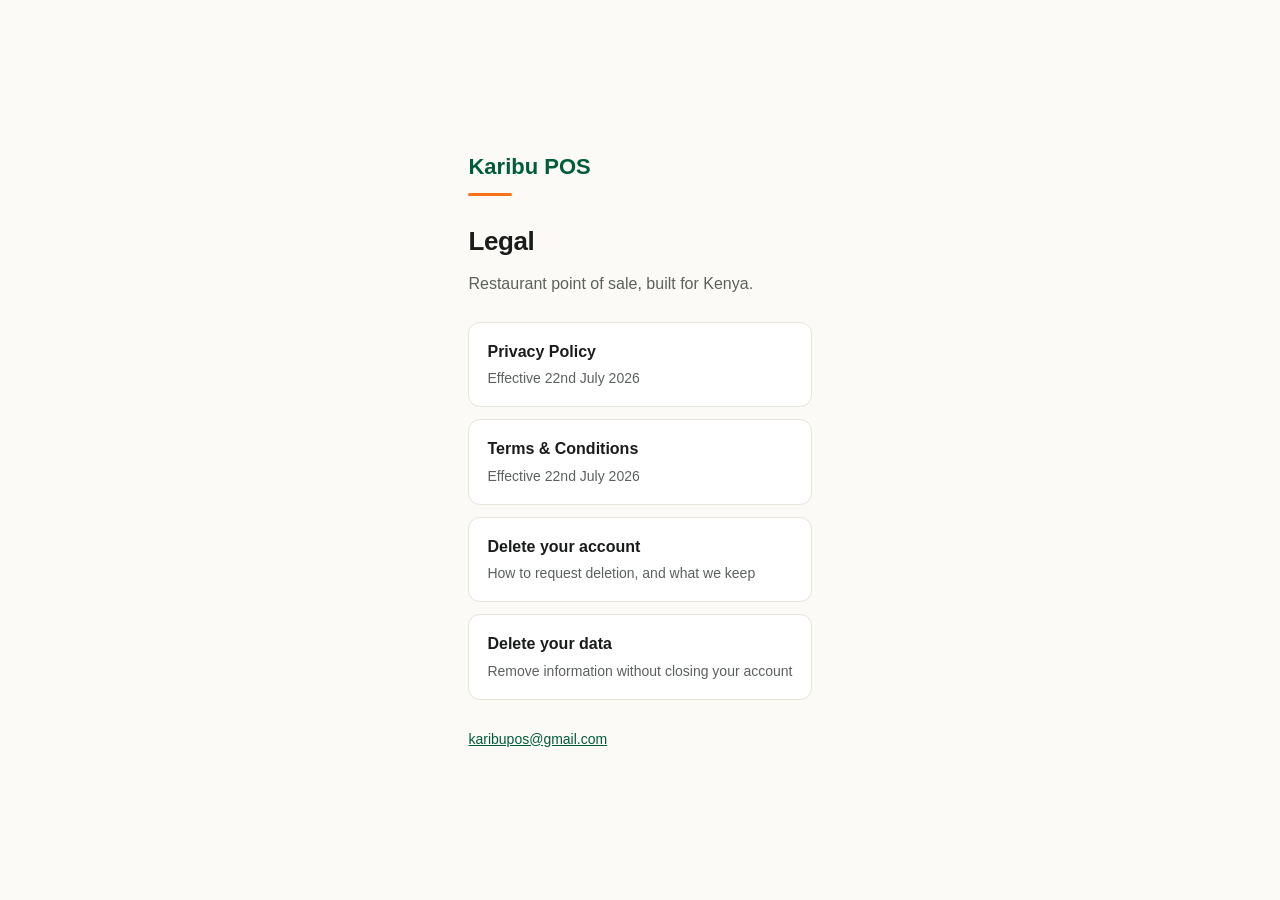
<file: karibu-backend/app/static/legal/index.html>
<!doctype html>
<html lang="en">
<head>
<meta charset="utf-8">
<meta name="viewport" content="width=device-width, initial-scale=1">
<title>Legal · Karibu POS</title>
<style>
  :root { --green:#005C39; --ink:#1A1C1B; --muted:#5B615D; --paper:#FBFAF6; --line:#E7E4DA; }
  body { margin:0; background:var(--paper); color:var(--ink); min-height:100vh;
         display:flex; align-items:center; justify-content:center;
         font:16px/1.65 -apple-system,BlinkMacSystemFont,"Segoe UI",Roboto,Helvetica,Arial,sans-serif; }
  .card { max-width:440px; padding:40px 28px; }
  .brand { font-weight:700; font-size:22px; color:var(--green); }
  .rule { width:44px; height:3px; background:#F97316; border-radius:2px; margin:8px 0 24px; }
  h1 { font-size:26px; margin:0 0 8px; letter-spacing:-0.4px; }
  p { color:var(--muted); margin:0 0 24px; }
  a.doc { display:block; padding:16px 18px; margin-bottom:12px; border:1px solid var(--line);
          border-radius:12px; background:#fff; color:var(--ink); text-decoration:none; font-weight:600; }
  a.doc span { display:block; font-weight:400; font-size:14px; color:var(--muted); margin-top:2px; }
  footer { margin-top:28px; font-size:14px; color:var(--muted); }
  footer a { color:var(--green); }
  @media (prefers-color-scheme: dark) {
    :root { --ink:#ECEAE3; --muted:#A8ADA8; --paper:#141613; --line:#2C302C; }
    a.doc { background:#1C1F1C; }
  }
</style>
</head>
<body>
  <div class="card">
    <div class="brand">Karibu POS</div>
    <div class="rule"></div>
    <h1>Legal</h1>
    <p>Restaurant point of sale, built for Kenya.</p>
    <a class="doc" href="./privacy.html">Privacy Policy
      <span>Effective 22nd July 2026</span></a>
    <a class="doc" href="./terms.html">Terms &amp; Conditions
      <span>Effective 22nd July 2026</span></a>
    <a class="doc" href="./delete-account.html">Delete your account
      <span>How to request deletion, and what we keep</span></a>
    <a class="doc" href="./delete-data.html">Delete your data
      <span>Remove information without closing your account</span></a>
    <footer><a href="mailto:karibupos@gmail.com">karibupos@gmail.com</a></footer>
  </div>
</body>
</html>
</file>
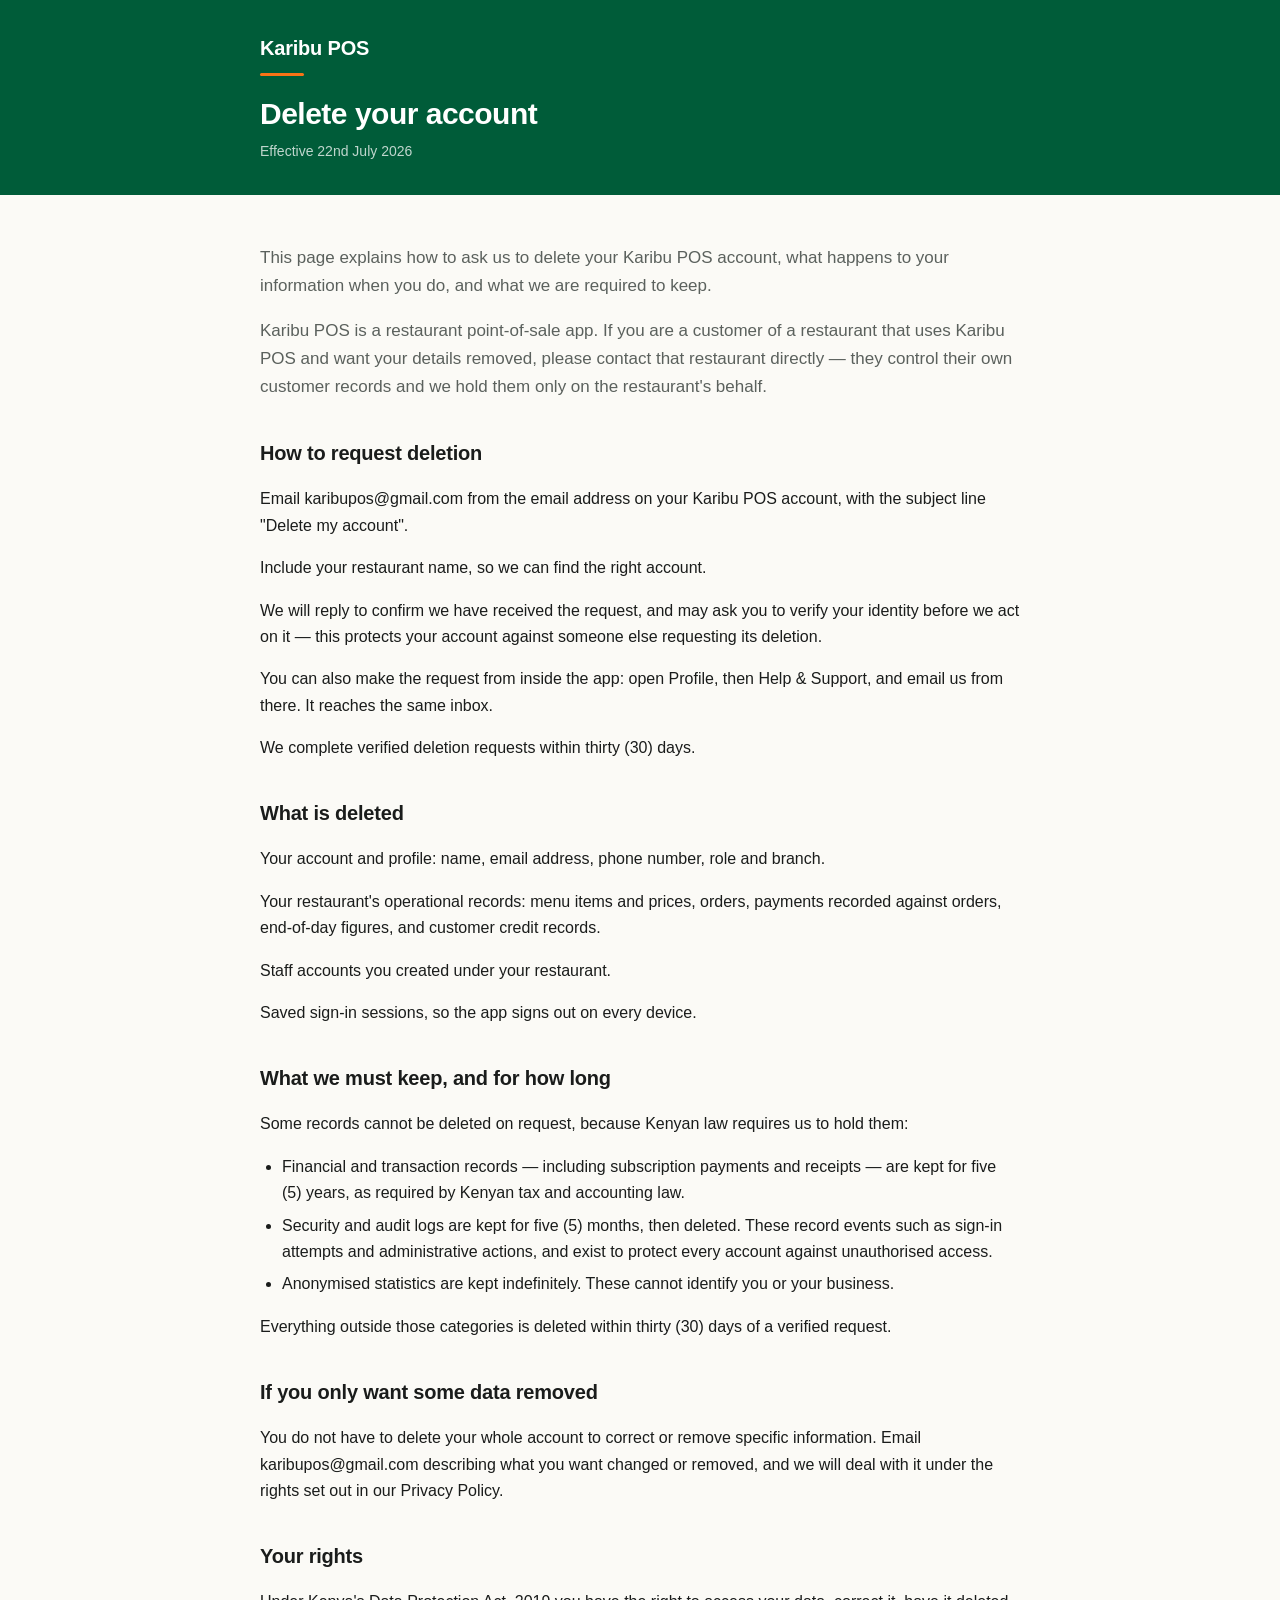
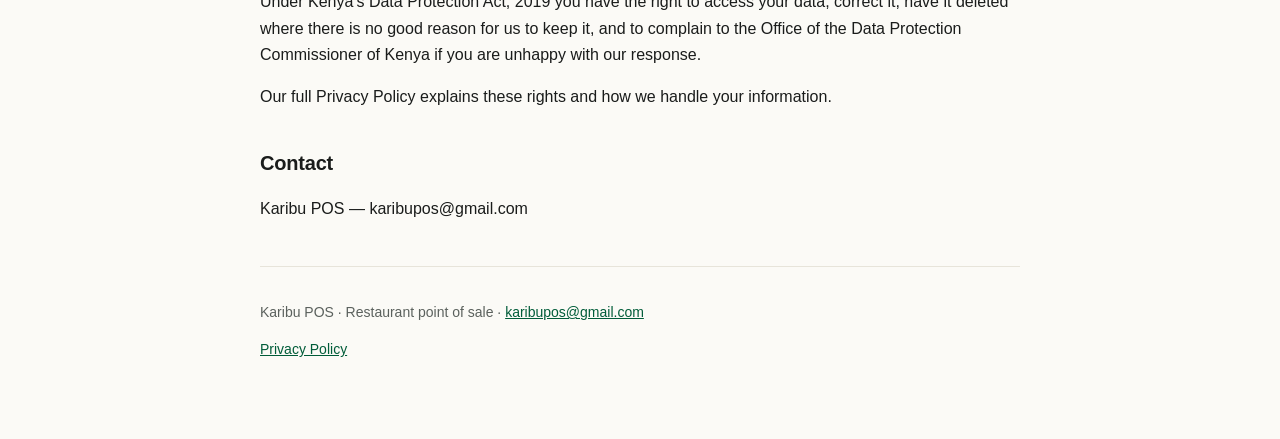
<file: karibu-backend/app/static/legal/delete-account.html>
<!doctype html>
<html lang="en">
<head>
<meta charset="utf-8">
<meta name="viewport" content="width=device-width, initial-scale=1">
<title>Delete your account · Karibu POS</title>
<style>
  :root { --green:#005C39; --ink:#1A1C1B; --muted:#5B615D; --paper:#FBFAF6; --line:#E7E4DA; }
  * { box-sizing: border-box; }
  body { margin:0; background:var(--paper); color:var(--ink);
         font:16px/1.65 -apple-system,BlinkMacSystemFont,"Segoe UI",Roboto,Helvetica,Arial,sans-serif; }
  header { background:var(--green); color:#fff; padding:32px 20px; }
  .wrap { max-width:760px; margin:0 auto; }
  header .brand { font-weight:700; font-size:20px; letter-spacing:-0.2px; }
  header .rule { width:44px; height:3px; background:#F97316; border-radius:2px; margin:8px 0 20px; }
  header h1 { margin:0; font-size:30px; line-height:1.2; letter-spacing:-0.5px; }
  header .date { margin:8px 0 0; opacity:.75; font-size:14px; }
  main { padding:32px 20px 64px; }
  .intro p { font-size:17px; color:var(--muted); }
  h2 { margin:36px 0 10px; font-size:20px; letter-spacing:-0.2px; }
  ul { padding-left:22px; } li { margin:6px 0; }
  a { color:var(--green); }
  footer { border-top:1px solid var(--line); margin-top:44px; padding-top:20px;
           font-size:14px; color:var(--muted); }
  @media (prefers-color-scheme: dark) {
    :root { --ink:#ECEAE3; --muted:#A8ADA8; --paper:#141613; --line:#2C302C; }
  }
</style>
</head>
<body>
  <header><div class="wrap">
    <div class="brand">Karibu POS</div>
    <div class="rule"></div>
    <h1>Delete your account</h1>
    <p class="date">Effective 22nd July 2026</p>
  </div></header>
  <main><div class="wrap">
    <div class="intro">
      <p>This page explains how to ask us to delete your Karibu POS account, what happens to your information when you do, and what we are required to keep.</p>
      <p>Karibu POS is a restaurant point-of-sale app. If you are a customer of a restaurant that uses Karibu POS and want your details removed, please contact that restaurant directly — they control their own customer records and we hold them only on the restaurant's behalf.</p>
    </div>
    <section>
      <h2>How to request deletion</h2>
      <p>Email karibupos@gmail.com from the email address on your Karibu POS account, with the subject line &quot;Delete my account&quot;.</p>
      <p>Include your restaurant name, so we can find the right account.</p>
      <p>We will reply to confirm we have received the request, and may ask you to verify your identity before we act on it — this protects your account against someone else requesting its deletion.</p>
      <p>You can also make the request from inside the app: open Profile, then Help &amp; Support, and email us from there. It reaches the same inbox.</p>
      <p>We complete verified deletion requests within thirty (30) days.</p>
    </section>
    <section>
      <h2>What is deleted</h2>
      <p>Your account and profile: name, email address, phone number, role and branch.</p>
      <p>Your restaurant's operational records: menu items and prices, orders, payments recorded against orders, end-of-day figures, and customer credit records.</p>
      <p>Staff accounts you created under your restaurant.</p>
      <p>Saved sign-in sessions, so the app signs out on every device.</p>
    </section>
    <section>
      <h2>What we must keep, and for how long</h2>
      <p>Some records cannot be deleted on request, because Kenyan law requires us to hold them:</p>
      <ul><li>Financial and transaction records — including subscription payments and receipts — are kept for five (5) years, as required by Kenyan tax and accounting law.</li><li>Security and audit logs are kept for five (5) months, then deleted. These record events such as sign-in attempts and administrative actions, and exist to protect every account against unauthorised access.</li><li>Anonymised statistics are kept indefinitely. These cannot identify you or your business.</li></ul>
      <p>Everything outside those categories is deleted within thirty (30) days of a verified request.</p>
    </section>
    <section>
      <h2>If you only want some data removed</h2>
      <p>You do not have to delete your whole account to correct or remove specific information. Email karibupos@gmail.com describing what you want changed or removed, and we will deal with it under the rights set out in our Privacy Policy.</p>
    </section>
    <section>
      <h2>Your rights</h2>
      <p>Under Kenya's Data Protection Act, 2019 you have the right to access your data, correct it, have it deleted where there is no good reason for us to keep it, and to complain to the Office of the Data Protection Commissioner of Kenya if you are unhappy with our response.</p>
      <p>Our full Privacy Policy explains these rights and how we handle your information.</p>
    </section>
    <section>
      <h2>Contact</h2>
      <p>Karibu POS — karibupos@gmail.com</p>
    </section>
    <footer>
      <p>Karibu POS · Restaurant point of sale ·
         <a href="mailto:karibupos@gmail.com">karibupos@gmail.com</a></p>
      <p><a href="./privacy.html">Privacy Policy</a></p>
    </footer>
  </div></main>
</body>
</html>
</file>
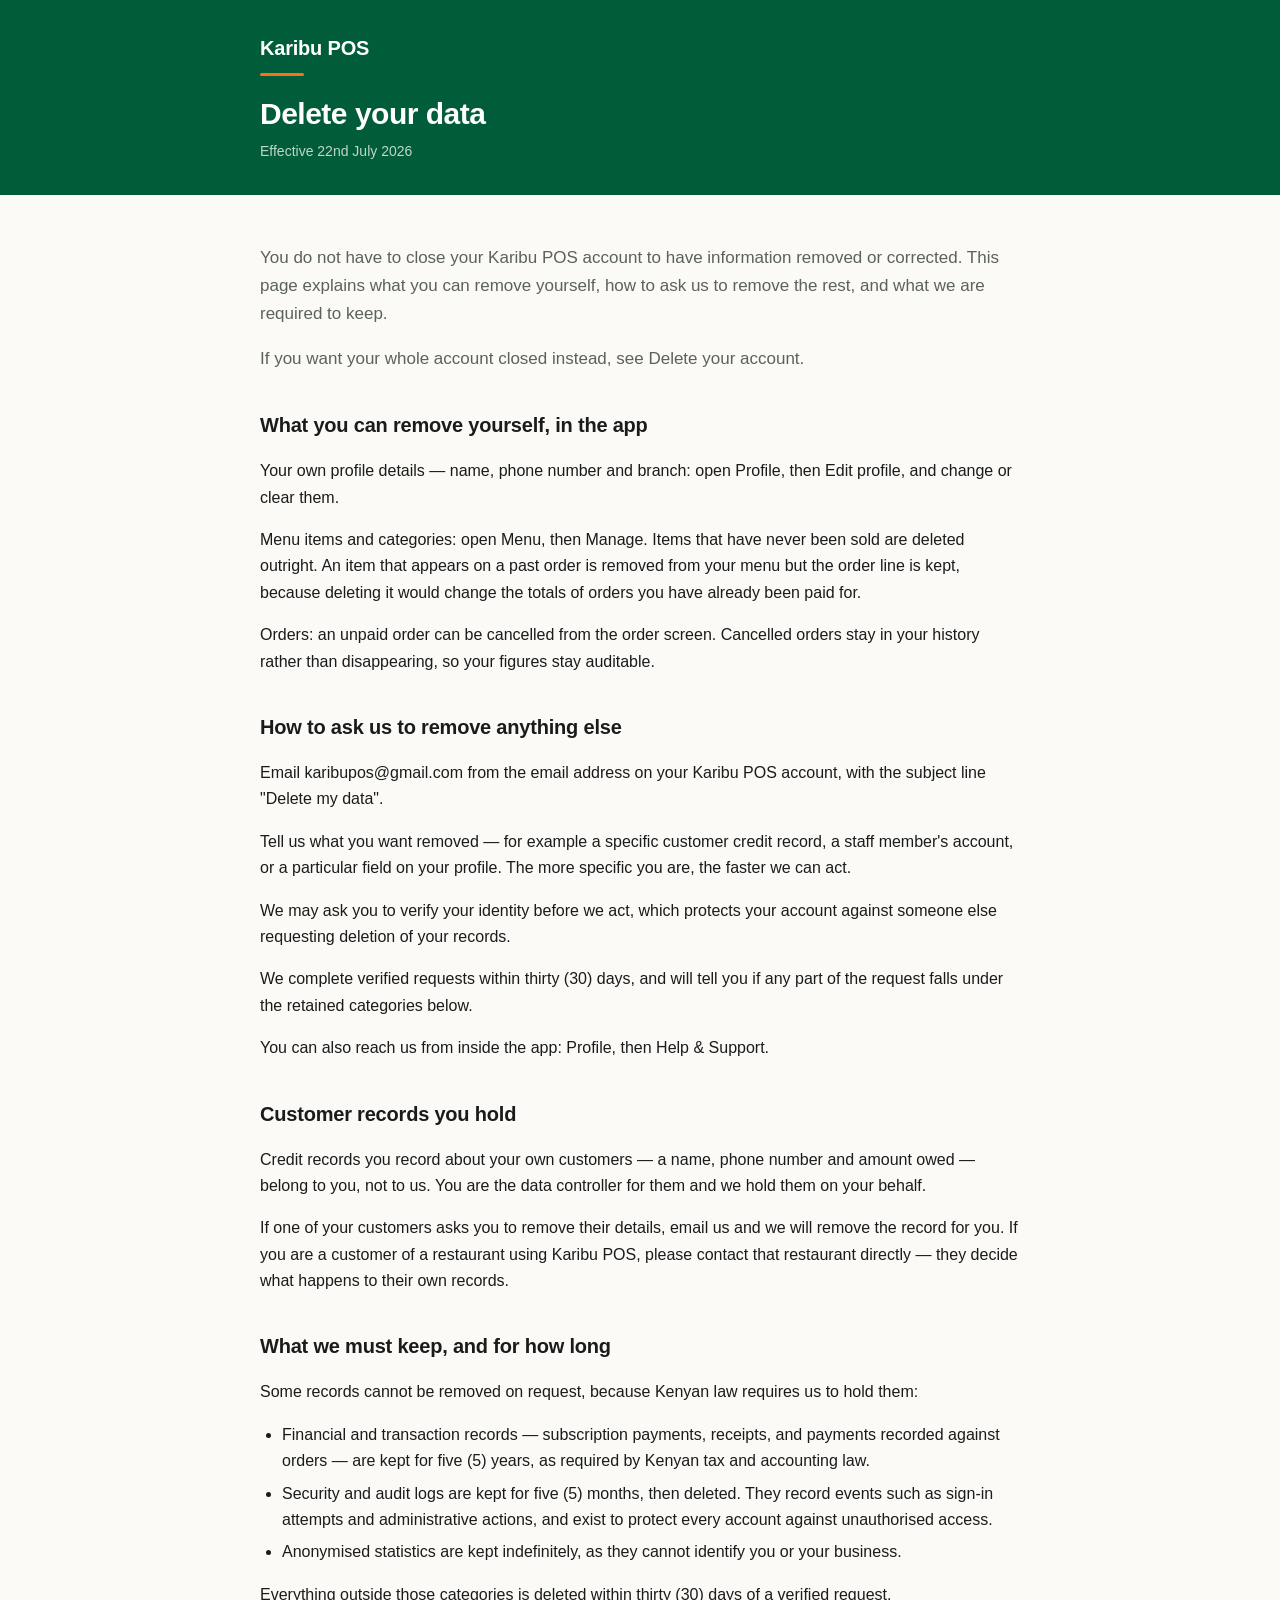
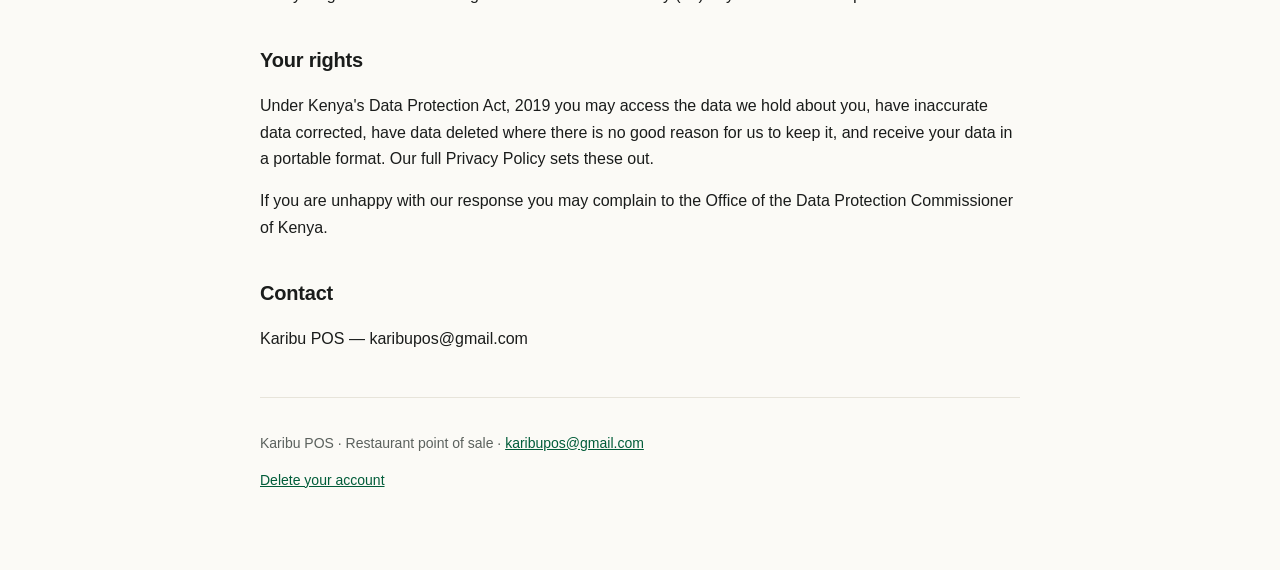
<file: karibu-backend/app/static/legal/delete-data.html>
<!doctype html>
<html lang="en">
<head>
<meta charset="utf-8">
<meta name="viewport" content="width=device-width, initial-scale=1">
<title>Delete your data · Karibu POS</title>
<style>
  :root { --green:#005C39; --ink:#1A1C1B; --muted:#5B615D; --paper:#FBFAF6; --line:#E7E4DA; }
  * { box-sizing: border-box; }
  body { margin:0; background:var(--paper); color:var(--ink);
         font:16px/1.65 -apple-system,BlinkMacSystemFont,"Segoe UI",Roboto,Helvetica,Arial,sans-serif; }
  header { background:var(--green); color:#fff; padding:32px 20px; }
  .wrap { max-width:760px; margin:0 auto; }
  header .brand { font-weight:700; font-size:20px; letter-spacing:-0.2px; }
  header .rule { width:44px; height:3px; background:#F97316; border-radius:2px; margin:8px 0 20px; }
  header h1 { margin:0; font-size:30px; line-height:1.2; letter-spacing:-0.5px; }
  header .date { margin:8px 0 0; opacity:.75; font-size:14px; }
  main { padding:32px 20px 64px; }
  .intro p { font-size:17px; color:var(--muted); }
  h2 { margin:36px 0 10px; font-size:20px; letter-spacing:-0.2px; }
  ul { padding-left:22px; } li { margin:6px 0; }
  a { color:var(--green); }
  footer { border-top:1px solid var(--line); margin-top:44px; padding-top:20px;
           font-size:14px; color:var(--muted); }
  @media (prefers-color-scheme: dark) {
    :root { --ink:#ECEAE3; --muted:#A8ADA8; --paper:#141613; --line:#2C302C; }
  }
</style>
</head>
<body>
  <header><div class="wrap">
    <div class="brand">Karibu POS</div>
    <div class="rule"></div>
    <h1>Delete your data</h1>
    <p class="date">Effective 22nd July 2026</p>
  </div></header>
  <main><div class="wrap">
    <div class="intro">
      <p>You do not have to close your Karibu POS account to have information removed or corrected. This page explains what you can remove yourself, how to ask us to remove the rest, and what we are required to keep.</p>
      <p>If you want your whole account closed instead, see Delete your account.</p>
    </div>
    <section>
      <h2>What you can remove yourself, in the app</h2>
      <p>Your own profile details — name, phone number and branch: open Profile, then Edit profile, and change or clear them.</p>
      <p>Menu items and categories: open Menu, then Manage. Items that have never been sold are deleted outright. An item that appears on a past order is removed from your menu but the order line is kept, because deleting it would change the totals of orders you have already been paid for.</p>
      <p>Orders: an unpaid order can be cancelled from the order screen. Cancelled orders stay in your history rather than disappearing, so your figures stay auditable.</p>
    </section>
    <section>
      <h2>How to ask us to remove anything else</h2>
      <p>Email karibupos@gmail.com from the email address on your Karibu POS account, with the subject line &quot;Delete my data&quot;.</p>
      <p>Tell us what you want removed — for example a specific customer credit record, a staff member's account, or a particular field on your profile. The more specific you are, the faster we can act.</p>
      <p>We may ask you to verify your identity before we act, which protects your account against someone else requesting deletion of your records.</p>
      <p>We complete verified requests within thirty (30) days, and will tell you if any part of the request falls under the retained categories below.</p>
      <p>You can also reach us from inside the app: Profile, then Help &amp; Support.</p>
    </section>
    <section>
      <h2>Customer records you hold</h2>
      <p>Credit records you record about your own customers — a name, phone number and amount owed — belong to you, not to us. You are the data controller for them and we hold them on your behalf.</p>
      <p>If one of your customers asks you to remove their details, email us and we will remove the record for you. If you are a customer of a restaurant using Karibu POS, please contact that restaurant directly — they decide what happens to their own records.</p>
    </section>
    <section>
      <h2>What we must keep, and for how long</h2>
      <p>Some records cannot be removed on request, because Kenyan law requires us to hold them:</p>
      <ul><li>Financial and transaction records — subscription payments, receipts, and payments recorded against orders — are kept for five (5) years, as required by Kenyan tax and accounting law.</li><li>Security and audit logs are kept for five (5) months, then deleted. They record events such as sign-in attempts and administrative actions, and exist to protect every account against unauthorised access.</li><li>Anonymised statistics are kept indefinitely, as they cannot identify you or your business.</li></ul>
      <p>Everything outside those categories is deleted within thirty (30) days of a verified request.</p>
    </section>
    <section>
      <h2>Your rights</h2>
      <p>Under Kenya's Data Protection Act, 2019 you may access the data we hold about you, have inaccurate data corrected, have data deleted where there is no good reason for us to keep it, and receive your data in a portable format. Our full Privacy Policy sets these out.</p>
      <p>If you are unhappy with our response you may complain to the Office of the Data Protection Commissioner of Kenya.</p>
    </section>
    <section>
      <h2>Contact</h2>
      <p>Karibu POS — karibupos@gmail.com</p>
    </section>
    <footer>
      <p>Karibu POS · Restaurant point of sale ·
         <a href="mailto:karibupos@gmail.com">karibupos@gmail.com</a></p>
      <p><a href="./delete-account.html">Delete your account</a></p>
    </footer>
  </div></main>
</body>
</html>
</file>
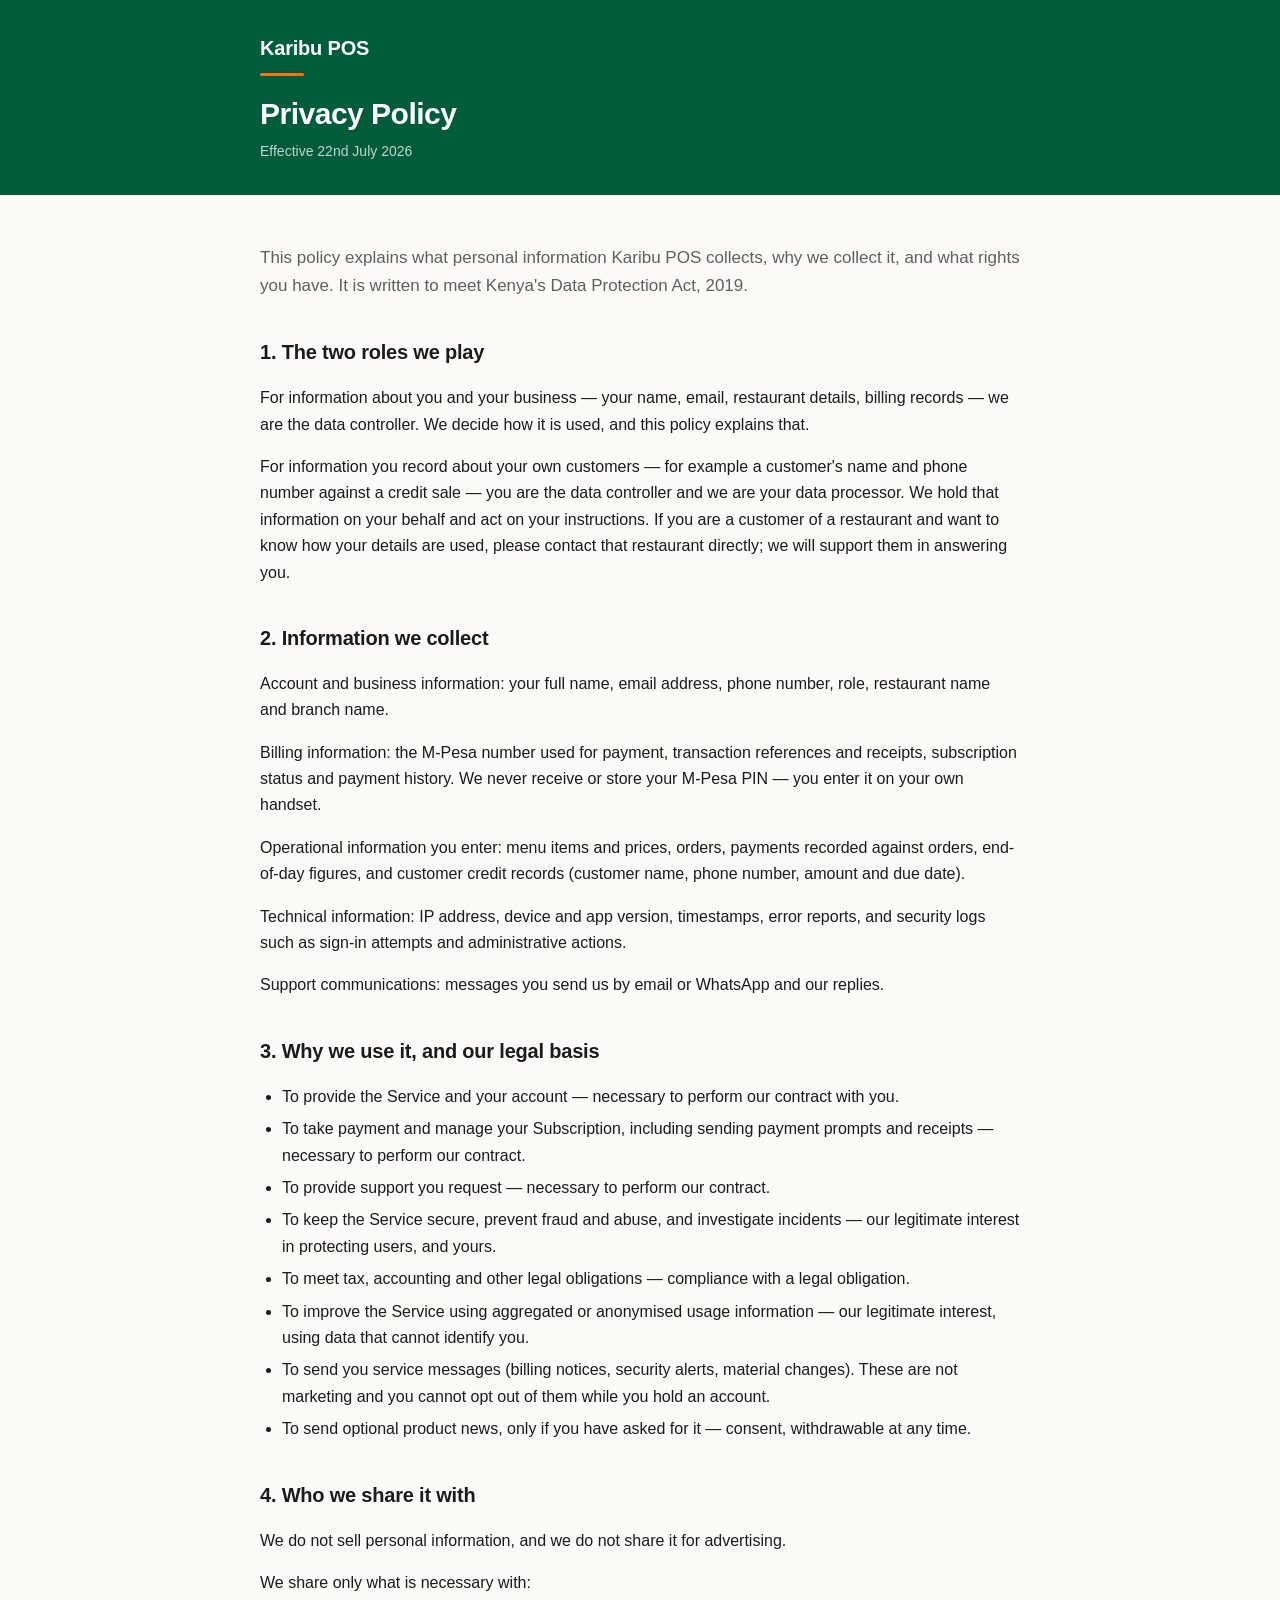
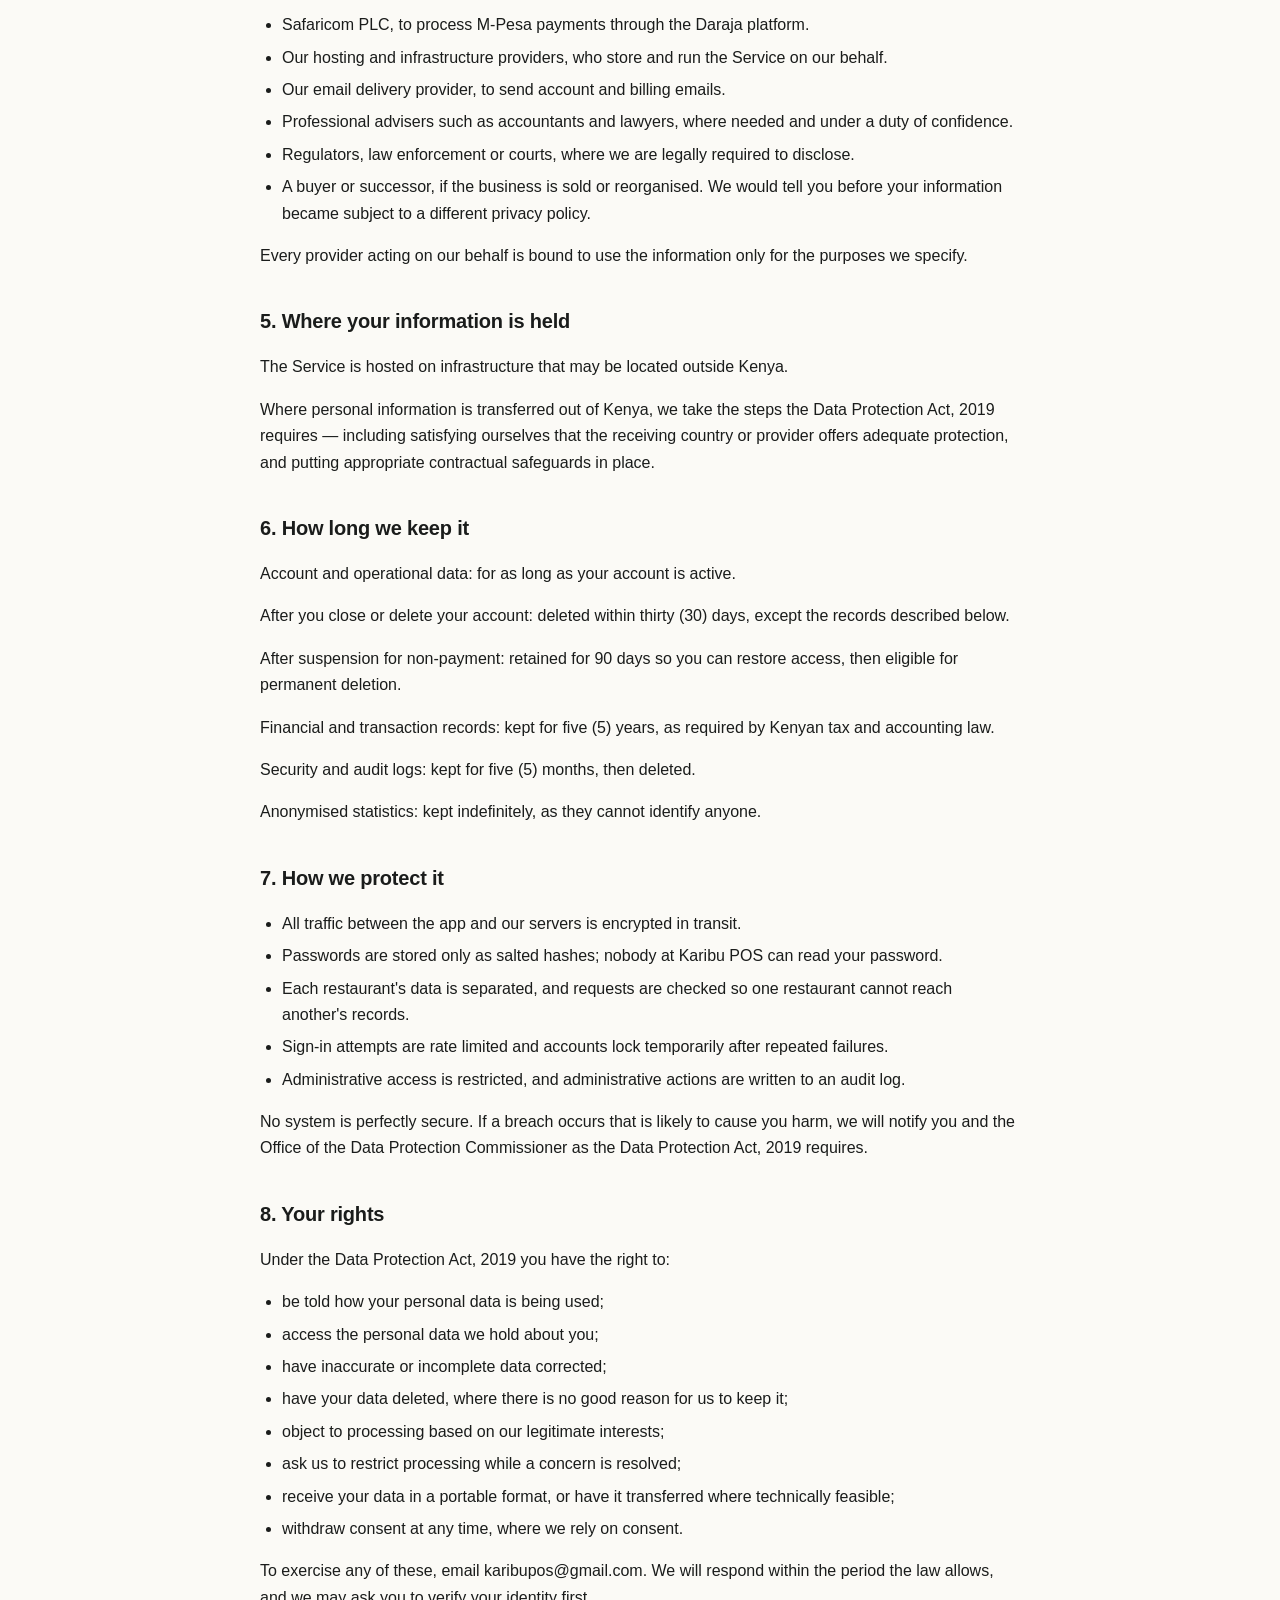
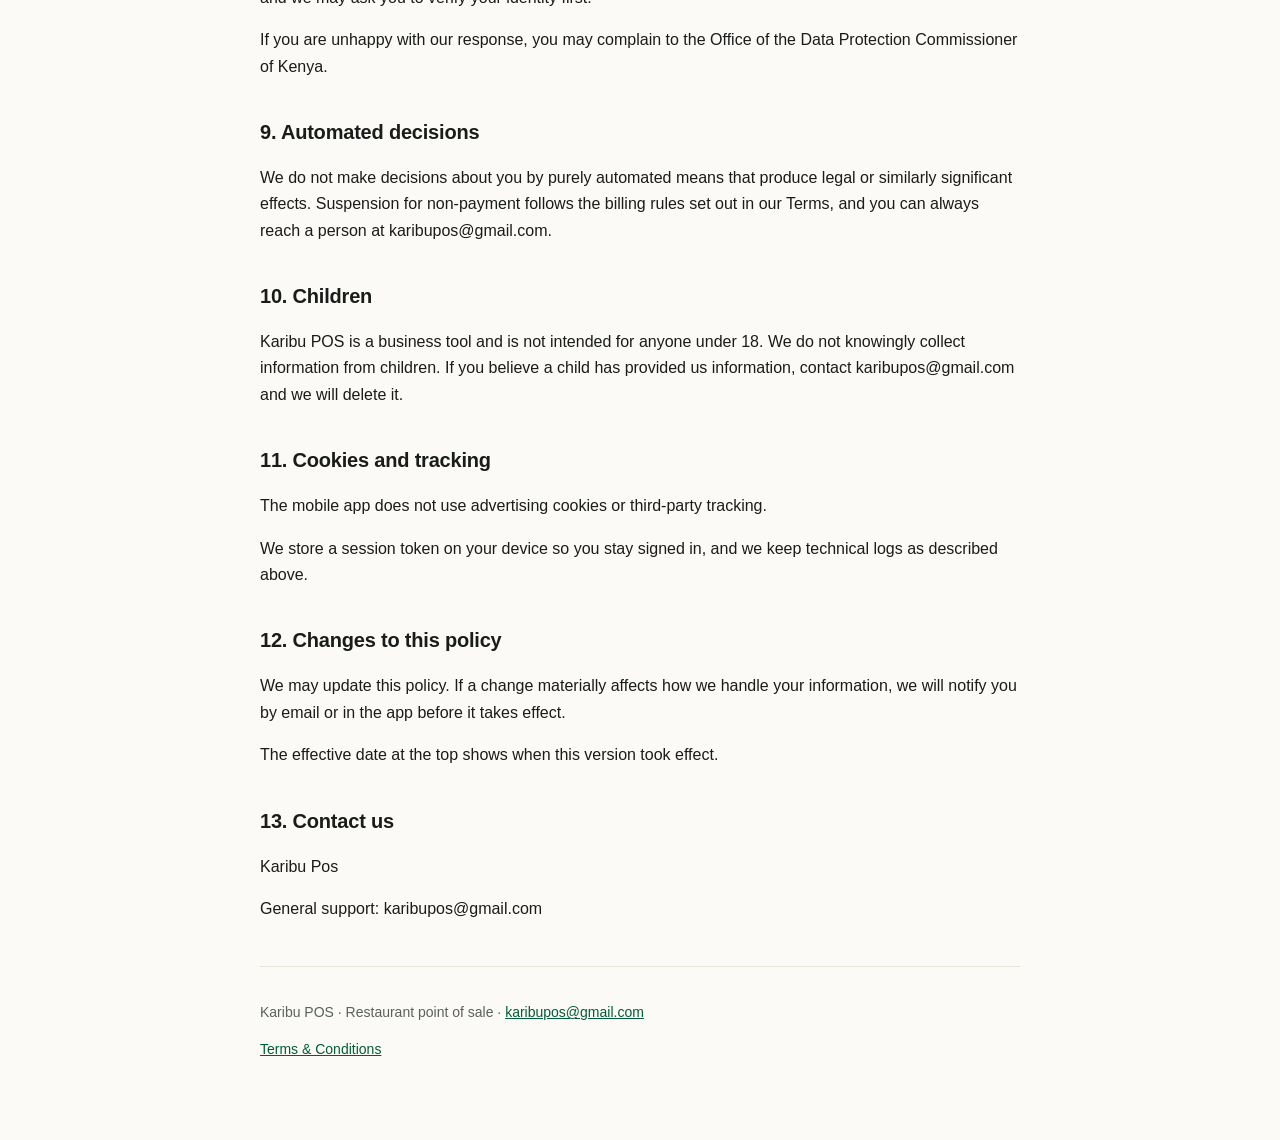
<file: karibu-backend/app/static/legal/privacy.html>
<!doctype html>
<html lang="en">
<head>
<meta charset="utf-8">
<meta name="viewport" content="width=device-width, initial-scale=1">
<title>Privacy Policy · Karibu POS</title>
<style>
  :root { --green:#005C39; --ink:#1A1C1B; --muted:#5B615D; --paper:#FBFAF6; --line:#E7E4DA; }
  * { box-sizing: border-box; }
  body { margin:0; background:var(--paper); color:var(--ink);
         font:16px/1.65 -apple-system,BlinkMacSystemFont,"Segoe UI",Roboto,Helvetica,Arial,sans-serif; }
  header { background:var(--green); color:#fff; padding:32px 20px; }
  .wrap { max-width:760px; margin:0 auto; }
  header .brand { font-weight:700; font-size:20px; letter-spacing:-0.2px; }
  header .rule { width:44px; height:3px; background:#F97316; border-radius:2px; margin:8px 0 20px; }
  header h1 { margin:0; font-size:30px; line-height:1.2; letter-spacing:-0.5px; }
  header .date { margin:8px 0 0; opacity:.75; font-size:14px; }
  main { padding:32px 20px 64px; }
  .intro p { font-size:17px; color:var(--muted); }
  h2 { margin:36px 0 10px; font-size:20px; letter-spacing:-0.2px; }
  ul { padding-left:22px; } li { margin:6px 0; }
  a { color:var(--green); }
  footer { border-top:1px solid var(--line); margin-top:44px; padding-top:20px;
           font-size:14px; color:var(--muted); }
  @media (prefers-color-scheme: dark) {
    :root { --ink:#ECEAE3; --muted:#A8ADA8; --paper:#141613; --line:#2C302C; }
  }
</style>
</head>
<body>
  <header><div class="wrap">
    <div class="brand">Karibu POS</div>
    <div class="rule"></div>
    <h1>Privacy Policy</h1>
    <p class="date">Effective 22nd July 2026</p>
  </div></header>
  <main><div class="wrap">
    <div class="intro">
      <p>This policy explains what personal information Karibu POS collects, why we collect it, and what rights you have. It is written to meet Kenya's Data Protection Act, 2019.</p>
    </div>
    <section>
      <h2>1. The two roles we play</h2>
      <p>For information about you and your business — your name, email, restaurant details, billing records — we are the data controller. We decide how it is used, and this policy explains that.</p>
      <p>For information you record about your own customers — for example a customer's name and phone number against a credit sale — you are the data controller and we are your data processor. We hold that information on your behalf and act on your instructions. If you are a customer of a restaurant and want to know how your details are used, please contact that restaurant directly; we will support them in answering you.</p>
    </section>
    <section>
      <h2>2. Information we collect</h2>
      <p>Account and business information: your full name, email address, phone number, role, restaurant name and branch name.</p>
      <p>Billing information: the M-Pesa number used for payment, transaction references and receipts, subscription status and payment history. We never receive or store your M-Pesa PIN — you enter it on your own handset.</p>
      <p>Operational information you enter: menu items and prices, orders, payments recorded against orders, end-of-day figures, and customer credit records (customer name, phone number, amount and due date).</p>
      <p>Technical information: IP address, device and app version, timestamps, error reports, and security logs such as sign-in attempts and administrative actions.</p>
      <p>Support communications: messages you send us by email or WhatsApp and our replies.</p>
    </section>
    <section>
      <h2>3. Why we use it, and our legal basis</h2>
      <ul><li>To provide the Service and your account — necessary to perform our contract with you.</li><li>To take payment and manage your Subscription, including sending payment prompts and receipts — necessary to perform our contract.</li><li>To provide support you request — necessary to perform our contract.</li><li>To keep the Service secure, prevent fraud and abuse, and investigate incidents — our legitimate interest in protecting users, and yours.</li><li>To meet tax, accounting and other legal obligations — compliance with a legal obligation.</li><li>To improve the Service using aggregated or anonymised usage information — our legitimate interest, using data that cannot identify you.</li><li>To send you service messages (billing notices, security alerts, material changes). These are not marketing and you cannot opt out of them while you hold an account.</li><li>To send optional product news, only if you have asked for it — consent, withdrawable at any time.</li></ul>
    </section>
    <section>
      <h2>4. Who we share it with</h2>
      <p>We do not sell personal information, and we do not share it for advertising.</p>
      <p>We share only what is necessary with:</p>
      <ul><li>Safaricom PLC, to process M-Pesa payments through the Daraja platform.</li><li>Our hosting and infrastructure providers, who store and run the Service on our behalf.</li><li>Our email delivery provider, to send account and billing emails.</li><li>Professional advisers such as accountants and lawyers, where needed and under a duty of confidence.</li><li>Regulators, law enforcement or courts, where we are legally required to disclose.</li><li>A buyer or successor, if the business is sold or reorganised. We would tell you before your information became subject to a different privacy policy.</li></ul>
      <p>Every provider acting on our behalf is bound to use the information only for the purposes we specify.</p>
    </section>
    <section>
      <h2>5. Where your information is held</h2>
      <p>The Service is hosted on infrastructure that may be located outside Kenya.</p>
      <p>Where personal information is transferred out of Kenya, we take the steps the Data Protection Act, 2019 requires — including satisfying ourselves that the receiving country or provider offers adequate protection, and putting appropriate contractual safeguards in place.</p>
    </section>
    <section>
      <h2>6. How long we keep it</h2>
      <p>Account and operational data: for as long as your account is active.</p>
      <p>After you close or delete your account: deleted within thirty (30) days, except the records described below.</p>
      <p>After suspension for non-payment: retained for 90 days so you can restore access, then eligible for permanent deletion.</p>
      <p>Financial and transaction records: kept for five (5) years, as required by Kenyan tax and accounting law.</p>
      <p>Security and audit logs: kept for five (5) months, then deleted.</p>
      <p>Anonymised statistics: kept indefinitely, as they cannot identify anyone.</p>
    </section>
    <section>
      <h2>7. How we protect it</h2>
      <ul><li>All traffic between the app and our servers is encrypted in transit.</li><li>Passwords are stored only as salted hashes; nobody at Karibu POS can read your password.</li><li>Each restaurant's data is separated, and requests are checked so one restaurant cannot reach another's records.</li><li>Sign-in attempts are rate limited and accounts lock temporarily after repeated failures.</li><li>Administrative access is restricted, and administrative actions are written to an audit log.</li></ul>
      <p>No system is perfectly secure. If a breach occurs that is likely to cause you harm, we will notify you and the Office of the Data Protection Commissioner as the Data Protection Act, 2019 requires.</p>
    </section>
    <section>
      <h2>8. Your rights</h2>
      <p>Under the Data Protection Act, 2019 you have the right to:</p>
      <ul><li>be told how your personal data is being used;</li><li>access the personal data we hold about you;</li><li>have inaccurate or incomplete data corrected;</li><li>have your data deleted, where there is no good reason for us to keep it;</li><li>object to processing based on our legitimate interests;</li><li>ask us to restrict processing while a concern is resolved;</li><li>receive your data in a portable format, or have it transferred where technically feasible;</li><li>withdraw consent at any time, where we rely on consent.</li></ul>
      <p>To exercise any of these, email karibupos@gmail.com. We will respond within the period the law allows, and we may ask you to verify your identity first.</p>
      <p>If you are unhappy with our response, you may complain to the Office of the Data Protection Commissioner of Kenya.</p>
    </section>
    <section>
      <h2>9. Automated decisions</h2>
      <p>We do not make decisions about you by purely automated means that produce legal or similarly significant effects. Suspension for non-payment follows the billing rules set out in our Terms, and you can always reach a person at karibupos@gmail.com.</p>
    </section>
    <section>
      <h2>10. Children</h2>
      <p>Karibu POS is a business tool and is not intended for anyone under 18. We do not knowingly collect information from children. If you believe a child has provided us information, contact karibupos@gmail.com and we will delete it.</p>
    </section>
    <section>
      <h2>11. Cookies and tracking</h2>
      <p>The mobile app does not use advertising cookies or third-party tracking.</p>
      <p>We store a session token on your device so you stay signed in, and we keep technical logs as described above.</p>
    </section>
    <section>
      <h2>12. Changes to this policy</h2>
      <p>We may update this policy. If a change materially affects how we handle your information, we will notify you by email or in the app before it takes effect.</p>
      <p>The effective date at the top shows when this version took effect.</p>
    </section>
    <section>
      <h2>13. Contact us</h2>
      <p>Karibu Pos</p>
      <p>General support: karibupos@gmail.com</p>
    </section>
    <footer>
      <p>Karibu POS · Restaurant point of sale ·
         <a href="mailto:karibupos@gmail.com">karibupos@gmail.com</a></p>
      <p><a href="./terms.html">Terms &amp; Conditions</a></p>
    </footer>
  </div></main>
</body>
</html>
</file>
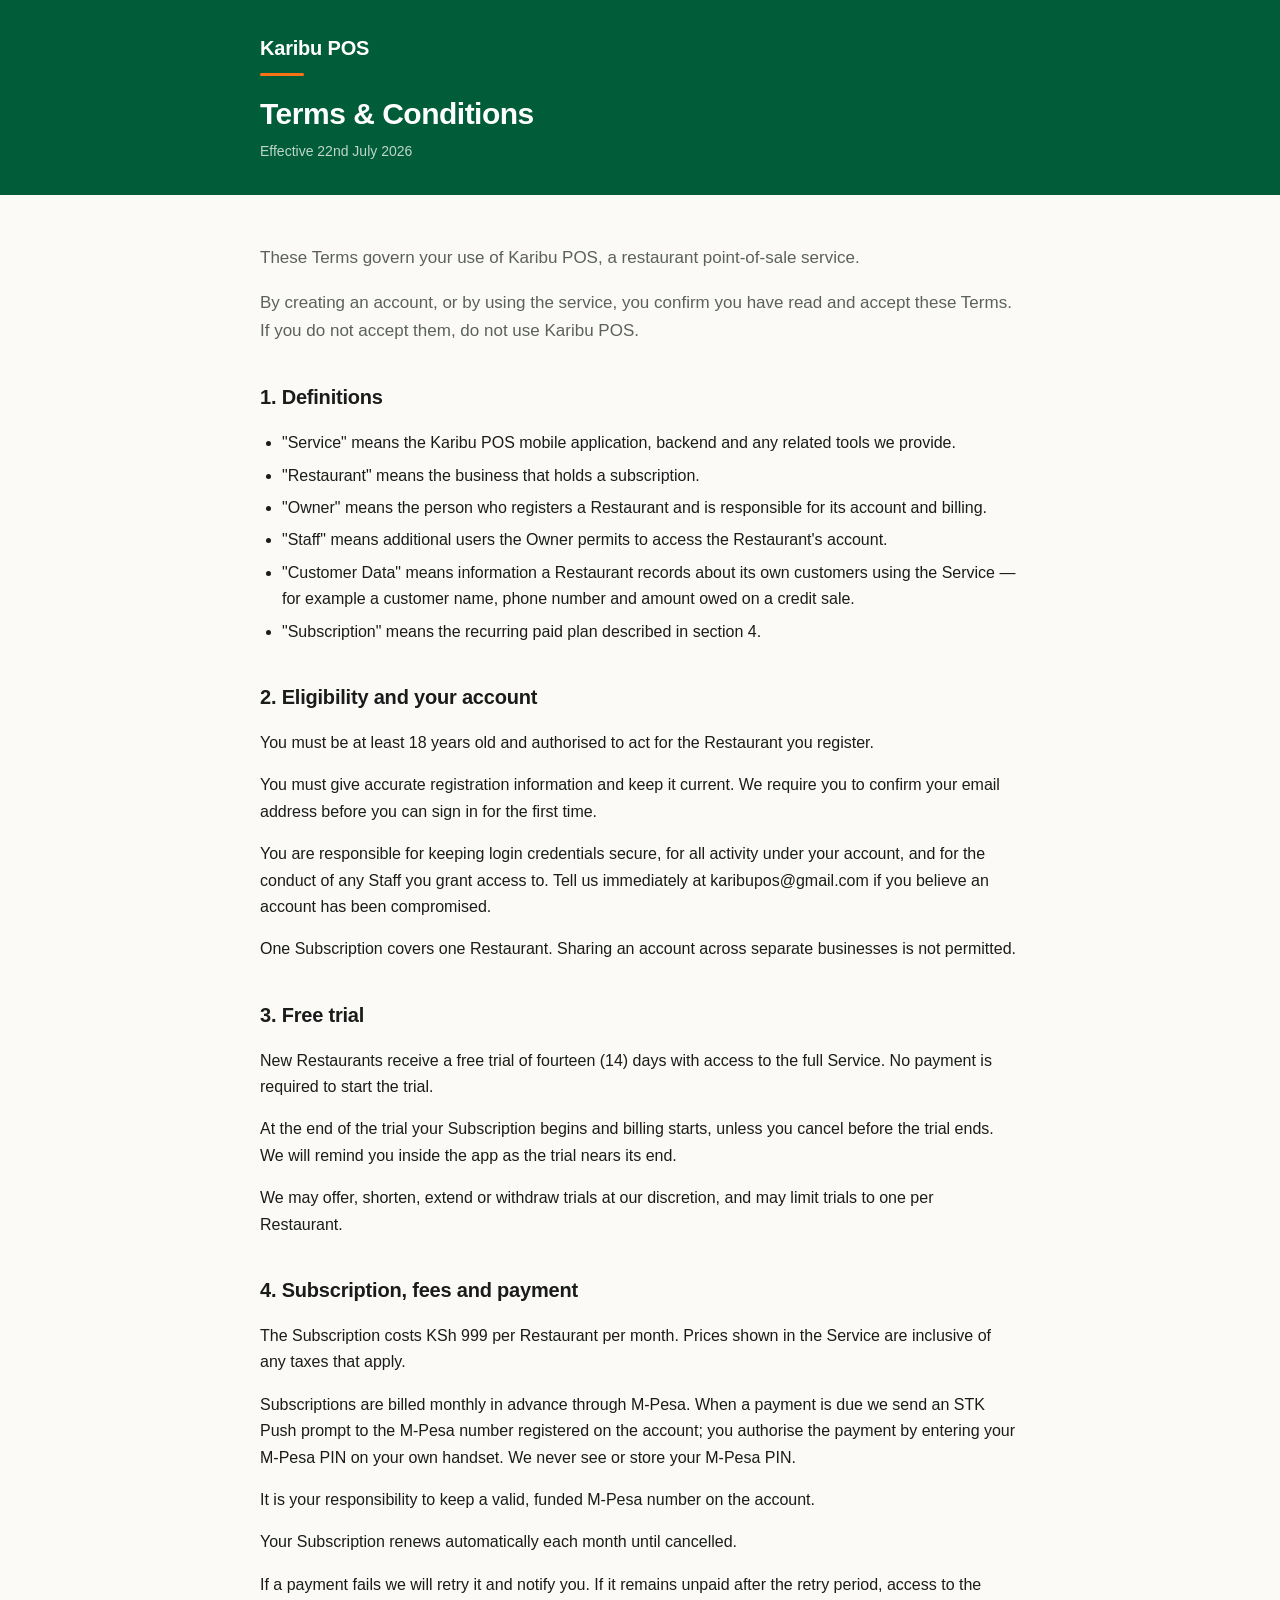
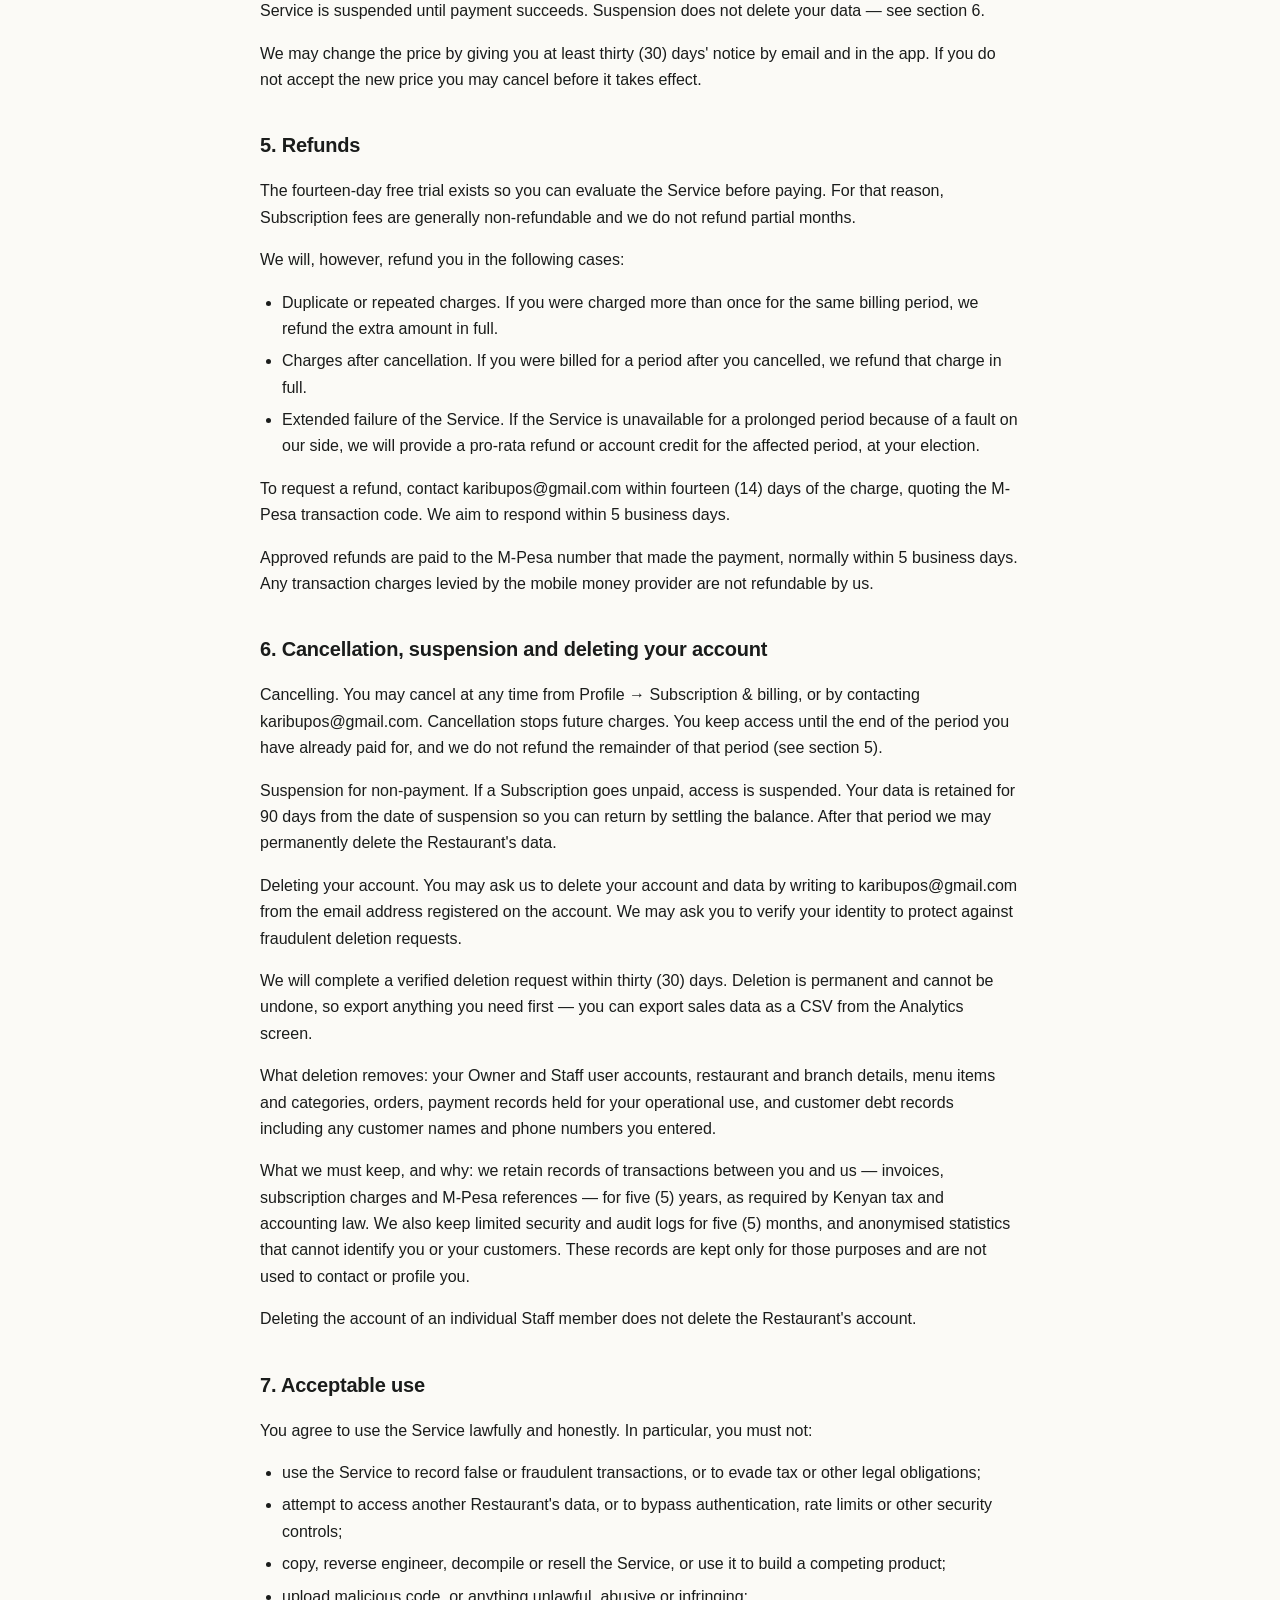
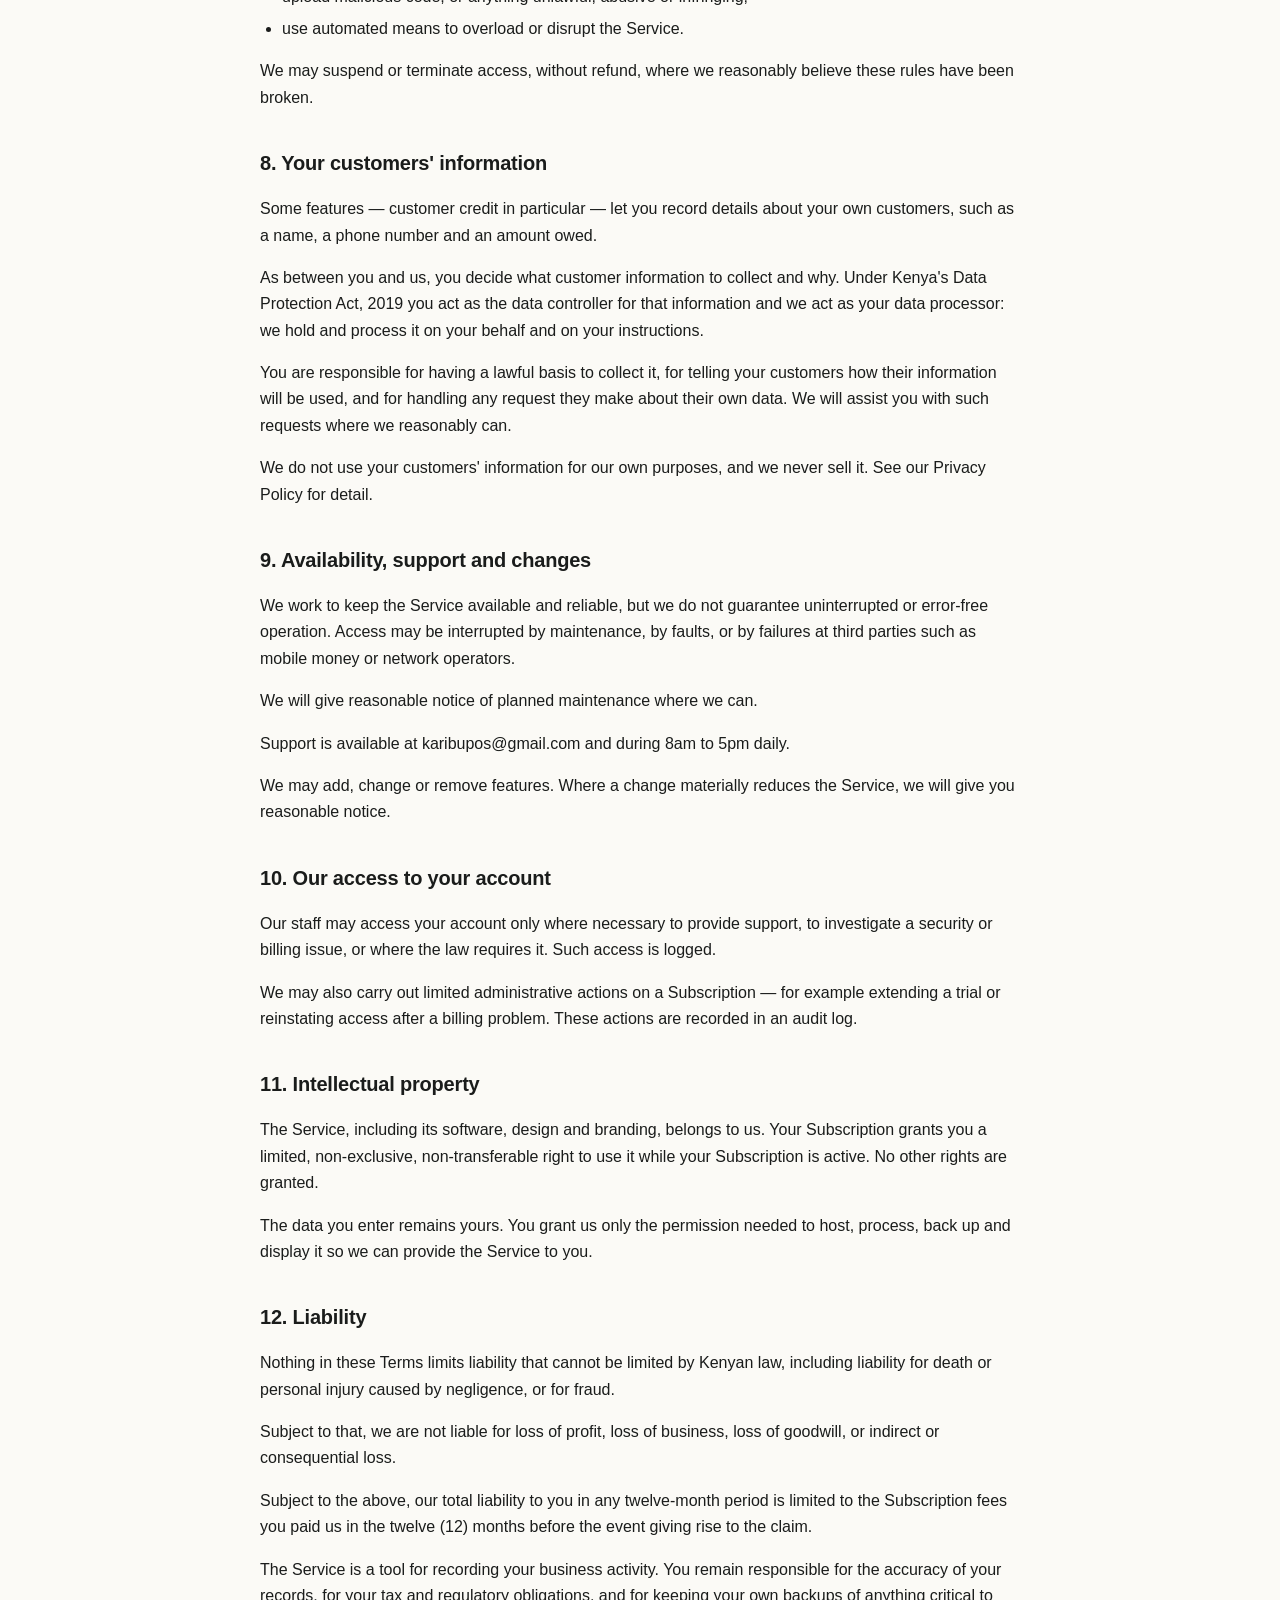
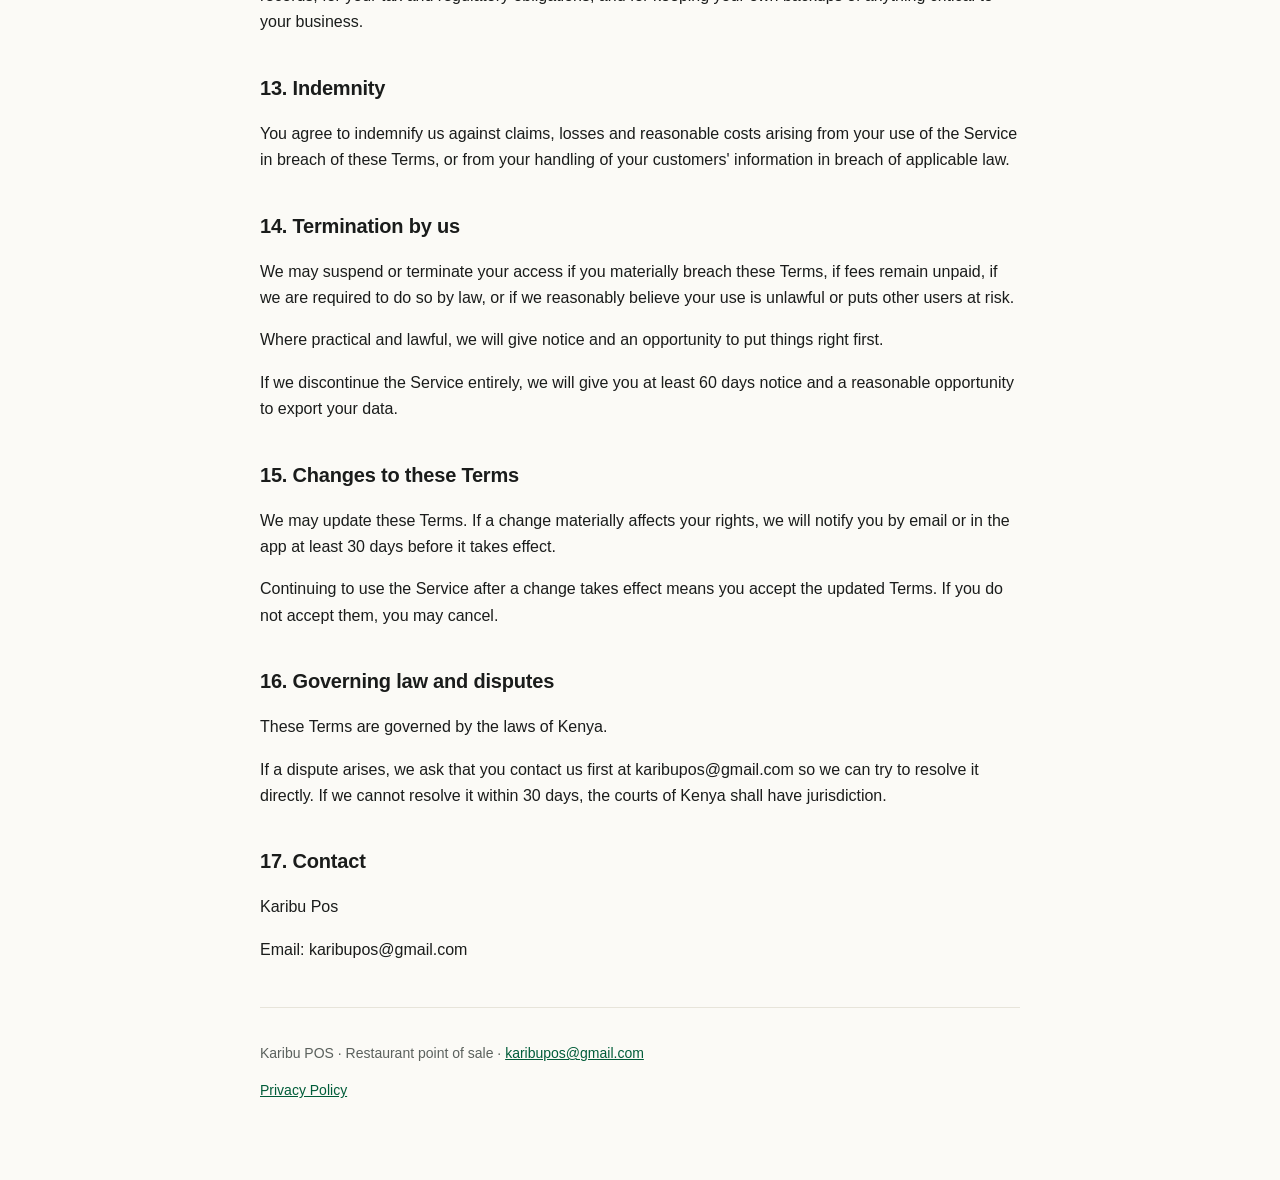
<file: karibu-backend/app/static/legal/terms.html>
<!doctype html>
<html lang="en">
<head>
<meta charset="utf-8">
<meta name="viewport" content="width=device-width, initial-scale=1">
<title>Terms &amp; Conditions · Karibu POS</title>
<style>
  :root { --green:#005C39; --ink:#1A1C1B; --muted:#5B615D; --paper:#FBFAF6; --line:#E7E4DA; }
  * { box-sizing: border-box; }
  body { margin:0; background:var(--paper); color:var(--ink);
         font:16px/1.65 -apple-system,BlinkMacSystemFont,"Segoe UI",Roboto,Helvetica,Arial,sans-serif; }
  header { background:var(--green); color:#fff; padding:32px 20px; }
  .wrap { max-width:760px; margin:0 auto; }
  header .brand { font-weight:700; font-size:20px; letter-spacing:-0.2px; }
  header .rule { width:44px; height:3px; background:#F97316; border-radius:2px; margin:8px 0 20px; }
  header h1 { margin:0; font-size:30px; line-height:1.2; letter-spacing:-0.5px; }
  header .date { margin:8px 0 0; opacity:.75; font-size:14px; }
  main { padding:32px 20px 64px; }
  .intro p { font-size:17px; color:var(--muted); }
  h2 { margin:36px 0 10px; font-size:20px; letter-spacing:-0.2px; }
  ul { padding-left:22px; } li { margin:6px 0; }
  a { color:var(--green); }
  footer { border-top:1px solid var(--line); margin-top:44px; padding-top:20px;
           font-size:14px; color:var(--muted); }
  @media (prefers-color-scheme: dark) {
    :root { --ink:#ECEAE3; --muted:#A8ADA8; --paper:#141613; --line:#2C302C; }
  }
</style>
</head>
<body>
  <header><div class="wrap">
    <div class="brand">Karibu POS</div>
    <div class="rule"></div>
    <h1>Terms &amp; Conditions</h1>
    <p class="date">Effective 22nd July 2026</p>
  </div></header>
  <main><div class="wrap">
    <div class="intro">
      <p>These Terms govern your use of Karibu POS, a restaurant point-of-sale service.</p>
      <p>By creating an account, or by using the service, you confirm you have read and accept these Terms. If you do not accept them, do not use Karibu POS.</p>
    </div>
    <section>
      <h2>1. Definitions</h2>
      <ul><li>&quot;Service&quot; means the Karibu POS mobile application, backend and any related tools we provide.</li><li>&quot;Restaurant&quot; means the business that holds a subscription.</li><li>&quot;Owner&quot; means the person who registers a Restaurant and is responsible for its account and billing.</li><li>&quot;Staff&quot; means additional users the Owner permits to access the Restaurant's account.</li><li>&quot;Customer Data&quot; means information a Restaurant records about its own customers using the Service — for example a customer name, phone number and amount owed on a credit sale.</li><li>&quot;Subscription&quot; means the recurring paid plan described in section 4.</li></ul>
    </section>
    <section>
      <h2>2. Eligibility and your account</h2>
      <p>You must be at least 18 years old and authorised to act for the Restaurant you register.</p>
      <p>You must give accurate registration information and keep it current. We require you to confirm your email address before you can sign in for the first time.</p>
      <p>You are responsible for keeping login credentials secure, for all activity under your account, and for the conduct of any Staff you grant access to. Tell us immediately at karibupos@gmail.com if you believe an account has been compromised.</p>
      <p>One Subscription covers one Restaurant. Sharing an account across separate businesses is not permitted.</p>
    </section>
    <section>
      <h2>3. Free trial</h2>
      <p>New Restaurants receive a free trial of fourteen (14) days with access to the full Service. No payment is required to start the trial.</p>
      <p>At the end of the trial your Subscription begins and billing starts, unless you cancel before the trial ends. We will remind you inside the app as the trial nears its end.</p>
      <p>We may offer, shorten, extend or withdraw trials at our discretion, and may limit trials to one per Restaurant.</p>
    </section>
    <section>
      <h2>4. Subscription, fees and payment</h2>
      <p>The Subscription costs KSh 999 per Restaurant per month. Prices shown in the Service are inclusive of any taxes that apply.</p>
      <p>Subscriptions are billed monthly in advance through M-Pesa. When a payment is due we send an STK Push prompt to the M-Pesa number registered on the account; you authorise the payment by entering your M-Pesa PIN on your own handset. We never see or store your M-Pesa PIN.</p>
      <p>It is your responsibility to keep a valid, funded M-Pesa number on the account.</p>
      <p>Your Subscription renews automatically each month until cancelled.</p>
      <p>If a payment fails we will retry it and notify you. If it remains unpaid after the retry period, access to the Service is suspended until payment succeeds. Suspension does not delete your data — see section 6.</p>
      <p>We may change the price by giving you at least thirty (30) days' notice by email and in the app. If you do not accept the new price you may cancel before it takes effect.</p>
    </section>
    <section>
      <h2>5. Refunds</h2>
      <p>The fourteen-day free trial exists so you can evaluate the Service before paying. For that reason, Subscription fees are generally non-refundable and we do not refund partial months.</p>
      <p>We will, however, refund you in the following cases:</p>
      <ul><li>Duplicate or repeated charges. If you were charged more than once for the same billing period, we refund the extra amount in full.</li><li>Charges after cancellation. If you were billed for a period after you cancelled, we refund that charge in full.</li><li>Extended failure of the Service. If the Service is unavailable for a prolonged period because of a fault on our side, we will provide a pro-rata refund or account credit for the affected period, at your election.</li></ul>
      <p>To request a refund, contact karibupos@gmail.com within fourteen (14) days of the charge, quoting the M-Pesa transaction code. We aim to respond within 5 business days.</p>
      <p>Approved refunds are paid to the M-Pesa number that made the payment, normally within 5 business days. Any transaction charges levied by the mobile money provider are not refundable by us.</p>
    </section>
    <section>
      <h2>6. Cancellation, suspension and deleting your account</h2>
      <p>Cancelling. You may cancel at any time from Profile → Subscription &amp; billing, or by contacting karibupos@gmail.com. Cancellation stops future charges. You keep access until the end of the period you have already paid for, and we do not refund the remainder of that period (see section 5).</p>
      <p>Suspension for non-payment. If a Subscription goes unpaid, access is suspended. Your data is retained for 90 days from the date of suspension so you can return by settling the balance. After that period we may permanently delete the Restaurant's data.</p>
      <p>Deleting your account. You may ask us to delete your account and data by writing to karibupos@gmail.com from the email address registered on the account. We may ask you to verify your identity to protect against fraudulent deletion requests.</p>
      <p>We will complete a verified deletion request within thirty (30) days. Deletion is permanent and cannot be undone, so export anything you need first — you can export sales data as a CSV from the Analytics screen.</p>
      <p>What deletion removes: your Owner and Staff user accounts, restaurant and branch details, menu items and categories, orders, payment records held for your operational use, and customer debt records including any customer names and phone numbers you entered.</p>
      <p>What we must keep, and why: we retain records of transactions between you and us — invoices, subscription charges and M-Pesa references — for five (5) years, as required by Kenyan tax and accounting law. We also keep limited security and audit logs for five (5) months, and anonymised statistics that cannot identify you or your customers. These records are kept only for those purposes and are not used to contact or profile you.</p>
      <p>Deleting the account of an individual Staff member does not delete the Restaurant's account.</p>
    </section>
    <section>
      <h2>7. Acceptable use</h2>
      <p>You agree to use the Service lawfully and honestly. In particular, you must not:</p>
      <ul><li>use the Service to record false or fraudulent transactions, or to evade tax or other legal obligations;</li><li>attempt to access another Restaurant's data, or to bypass authentication, rate limits or other security controls;</li><li>copy, reverse engineer, decompile or resell the Service, or use it to build a competing product;</li><li>upload malicious code, or anything unlawful, abusive or infringing;</li><li>use automated means to overload or disrupt the Service.</li></ul>
      <p>We may suspend or terminate access, without refund, where we reasonably believe these rules have been broken.</p>
    </section>
    <section>
      <h2>8. Your customers' information</h2>
      <p>Some features — customer credit in particular — let you record details about your own customers, such as a name, a phone number and an amount owed.</p>
      <p>As between you and us, you decide what customer information to collect and why. Under Kenya's Data Protection Act, 2019 you act as the data controller for that information and we act as your data processor: we hold and process it on your behalf and on your instructions.</p>
      <p>You are responsible for having a lawful basis to collect it, for telling your customers how their information will be used, and for handling any request they make about their own data. We will assist you with such requests where we reasonably can.</p>
      <p>We do not use your customers' information for our own purposes, and we never sell it. See our Privacy Policy for detail.</p>
    </section>
    <section>
      <h2>9. Availability, support and changes</h2>
      <p>We work to keep the Service available and reliable, but we do not guarantee uninterrupted or error-free operation. Access may be interrupted by maintenance, by faults, or by failures at third parties such as mobile money or network operators.</p>
      <p>We will give reasonable notice of planned maintenance where we can.</p>
      <p>Support is available at karibupos@gmail.com and during 8am to 5pm daily.</p>
      <p>We may add, change or remove features. Where a change materially reduces the Service, we will give you reasonable notice.</p>
    </section>
    <section>
      <h2>10. Our access to your account</h2>
      <p>Our staff may access your account only where necessary to provide support, to investigate a security or billing issue, or where the law requires it. Such access is logged.</p>
      <p>We may also carry out limited administrative actions on a Subscription — for example extending a trial or reinstating access after a billing problem. These actions are recorded in an audit log.</p>
    </section>
    <section>
      <h2>11. Intellectual property</h2>
      <p>The Service, including its software, design and branding, belongs to us. Your Subscription grants you a limited, non-exclusive, non-transferable right to use it while your Subscription is active. No other rights are granted.</p>
      <p>The data you enter remains yours. You grant us only the permission needed to host, process, back up and display it so we can provide the Service to you.</p>
    </section>
    <section>
      <h2>12. Liability</h2>
      <p>Nothing in these Terms limits liability that cannot be limited by Kenyan law, including liability for death or personal injury caused by negligence, or for fraud.</p>
      <p>Subject to that, we are not liable for loss of profit, loss of business, loss of goodwill, or indirect or consequential loss.</p>
      <p>Subject to the above, our total liability to you in any twelve-month period is limited to the Subscription fees you paid us in the twelve (12) months before the event giving rise to the claim.</p>
      <p>The Service is a tool for recording your business activity. You remain responsible for the accuracy of your records, for your tax and regulatory obligations, and for keeping your own backups of anything critical to your business.</p>
    </section>
    <section>
      <h2>13. Indemnity</h2>
      <p>You agree to indemnify us against claims, losses and reasonable costs arising from your use of the Service in breach of these Terms, or from your handling of your customers' information in breach of applicable law.</p>
    </section>
    <section>
      <h2>14. Termination by us</h2>
      <p>We may suspend or terminate your access if you materially breach these Terms, if fees remain unpaid, if we are required to do so by law, or if we reasonably believe your use is unlawful or puts other users at risk.</p>
      <p>Where practical and lawful, we will give notice and an opportunity to put things right first.</p>
      <p>If we discontinue the Service entirely, we will give you at least 60 days notice and a reasonable opportunity to export your data.</p>
    </section>
    <section>
      <h2>15. Changes to these Terms</h2>
      <p>We may update these Terms. If a change materially affects your rights, we will notify you by email or in the app at least 30 days before it takes effect.</p>
      <p>Continuing to use the Service after a change takes effect means you accept the updated Terms. If you do not accept them, you may cancel.</p>
    </section>
    <section>
      <h2>16. Governing law and disputes</h2>
      <p>These Terms are governed by the laws of Kenya.</p>
      <p>If a dispute arises, we ask that you contact us first at karibupos@gmail.com so we can try to resolve it directly. If we cannot resolve it within 30 days, the courts of Kenya shall have jurisdiction.</p>
    </section>
    <section>
      <h2>17. Contact</h2>
      <p>Karibu Pos</p>
      <p>Email: karibupos@gmail.com</p>
    </section>
    <footer>
      <p>Karibu POS · Restaurant point of sale ·
         <a href="mailto:karibupos@gmail.com">karibupos@gmail.com</a></p>
      <p><a href="./privacy.html">Privacy Policy</a></p>
    </footer>
  </div></main>
</body>
</html>
</file>
